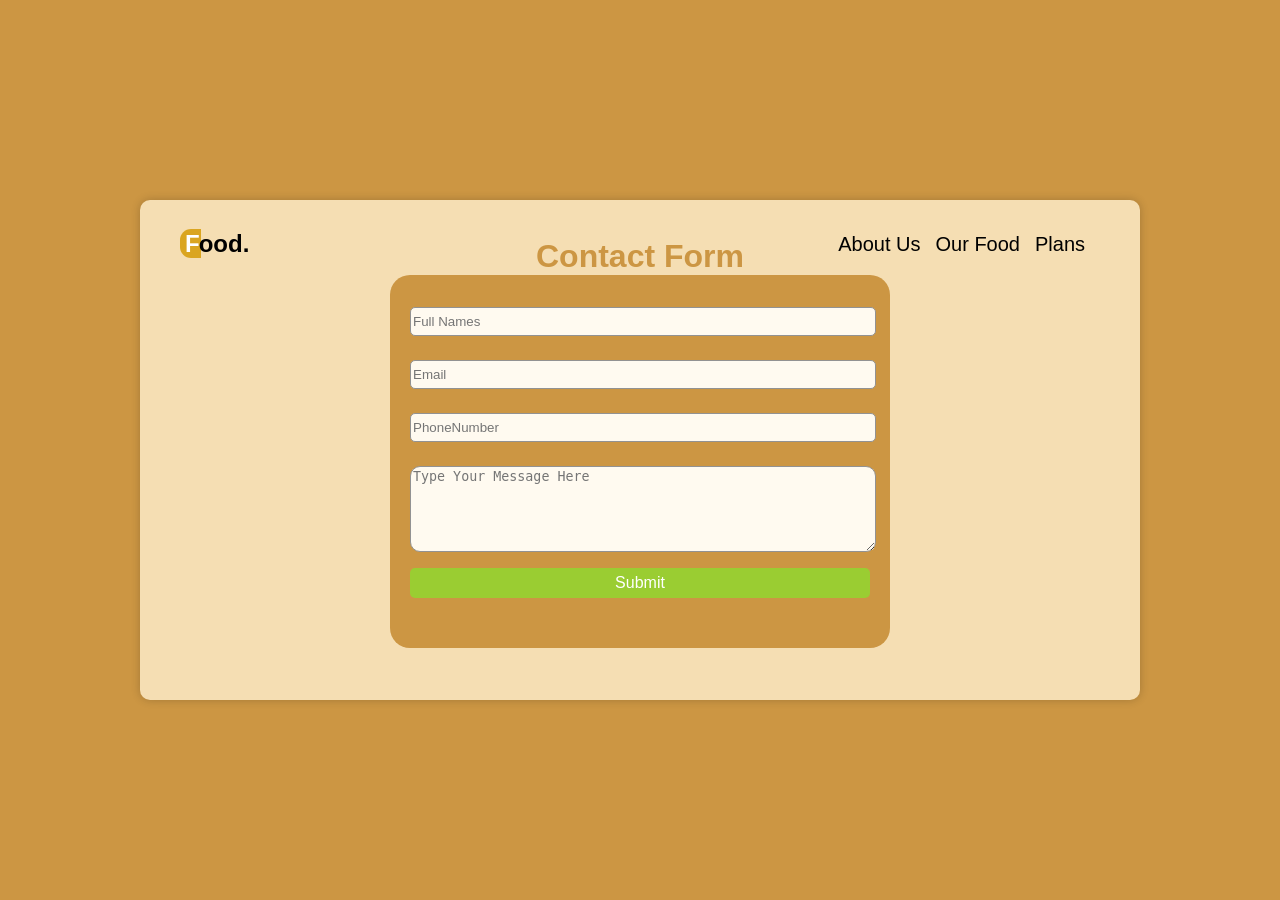
<file: contactus.html>
<!DOCTYPE html>
<html lang="en">
<head>
    <meta charset="UTF-8">
    <meta name="viewport" content="width=device-width, initial-scale=1.0">
    <title>Document</title>
    <link rel="stylesheet" href="/contact-us.css">
</head>
<body>
    <header class="main-page">
            <nav>
                <h3 class="food"><span class="Highlight">F</span>ood.</h3>
                <ul>
                    <li><a href="index.html">About Us</a></li>
                    <li><a href="/our-food.html">Our Food</a></li>
                    <li><a href="/plan.html">Plans</a></li>
                </ul>
            </nav>
        <div class="content">
        <div class="wrap-contact-form">
            <h1 class="Contact">Contact Form</h1>
            <div class="form-login">
            <form>        
            <input type="fullName" placeholder="Full Names"><br>

            <input type="Email" placeholder="Email"><br>

            <input type="tel" placeholder="PhoneNumber"><br>

            <textarea placeholder="Type Your Message Here" id=""></textarea><br>

            <button type="submit">Submit</button>
            </form>
            </div>
        </div>
        </div> 
    </header>
</body>
</html>
</file>
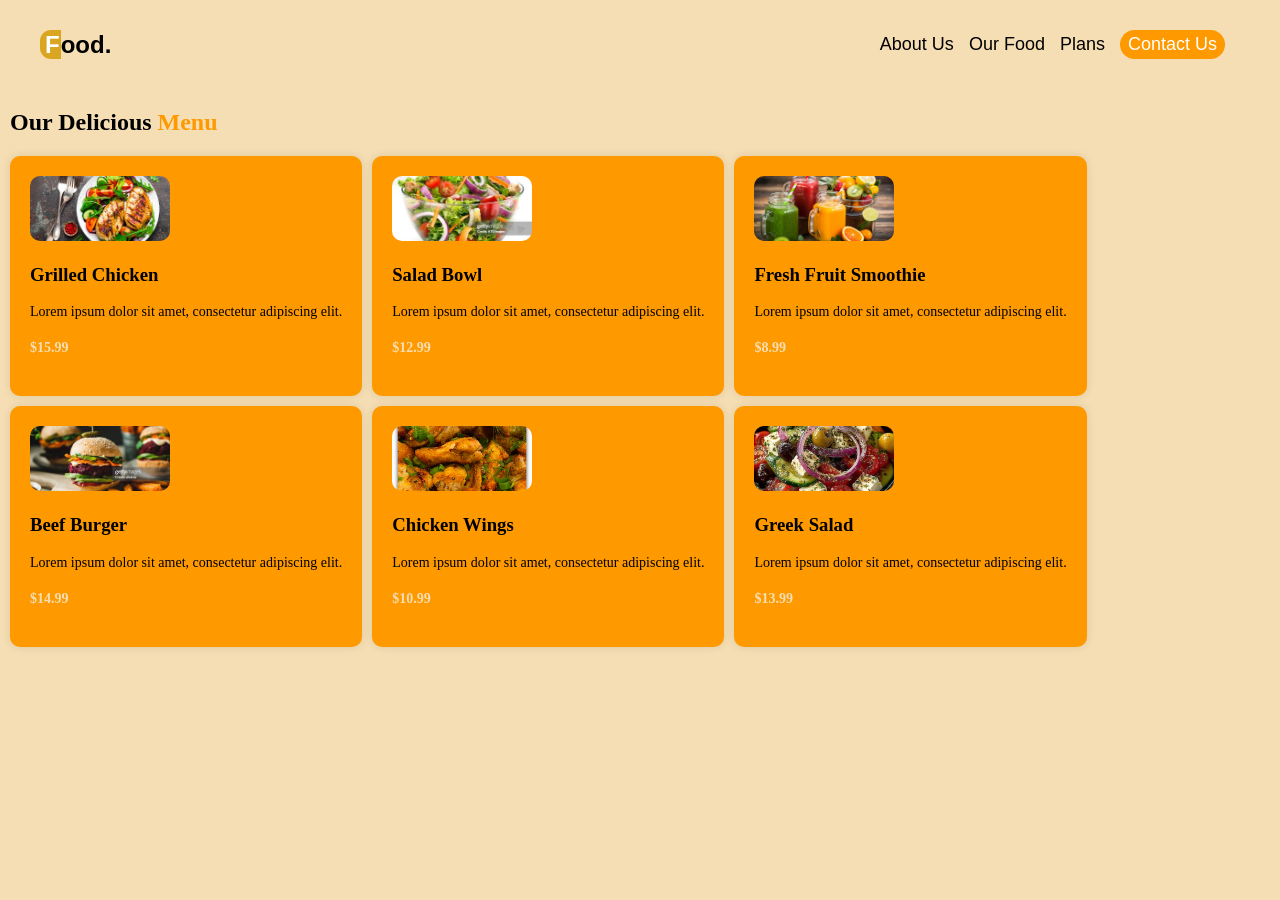
<file: our-food.html>
<!DOCTYPE html>
<html lang="en">
<head>
  <meta charset="UTF-8">
  <meta name="viewport" content="width=device-width, initial-scale=1.0">
  <title>Our Food</title>
  <link rel="stylesheet" href="/our-food.css">
</head>
<body>
  <header class="main-page">
    <nav>
      <h3 class="food"><span class="Highlight">F</span>ood.</h3>
      <ul>
        <li><a href="/index.html">About Us</a></li>
        <li><a href="/our-food.html" class="active">Our Food</a></li>
        <li><a href="/plan.html">Plans</a></li>
        <li><a href="/contactus.html" class="nav-btn" role="button">Contact Us</a></li>
      </ul>
    </nav>
    <div class="content">
      <h2 class="comment">Our Delicious <span style="color: #ff9900;">Menu</span></h2>
      <div class="menu-grid">
        <div class="menu-item">
          <img src="/images/grilled-chicken.jpg" alt="Menu Item 1">
          <h3>Grilled Chicken</h3>
          <p>Lorem ipsum dolor sit amet, consectetur adipiscing elit.</p>
          <p class="price">$15.99</p>
        </div>
        <div class="menu-item">
          <img src="/images/Salad Bowl.jpg" alt="Menu Item 2">
          <h3>Salad Bowl</h3>
          <p>Lorem ipsum dolor sit amet, consectetur adipiscing elit.</p>
          <p class="price">$12.99</p>
        </div>
        <div class="menu-item">
          <img src="/images/smoothie-2.jpg" alt="Menu Item 3">
          <h3>Fresh Fruit Smoothie</h3>
          <p>Lorem ipsum dolor sit amet, consectetur adipiscing elit.</p>
          <p class="price">$8.99</p>
        </div>
        <div class="menu-item">
          <img src="/images/Beef Burger.jpg" alt="Menu Item 4">
          <h3>Beef Burger</h3>
          <p>Lorem ipsum dolor sit amet, consectetur adipiscing elit.</p>
          <p class="price">$14.99</p>
        </div>
        <div class="menu-item">
          <img src="/images/Healthy-Spicy-Chicken-Wings-Recipe.png">
          <h3>Chicken Wings</h3>
          <p>Lorem ipsum dolor sit amet, consectetur adipiscing elit.</p>
          <p class="price">$10.99</p>
        </div>
        <div class="menu-item">
          <img src="/images/Greek Salad.webp" alt="Menu Item 6">
          <h3>Greek Salad</h3>
          <p>Lorem ipsum dolor sit amet, consectetur adipiscing elit.</p>
          <p class="price">$13.99</p>
        </div>
      </div>
    </div>
  </header>
</body>
</html>
</file>
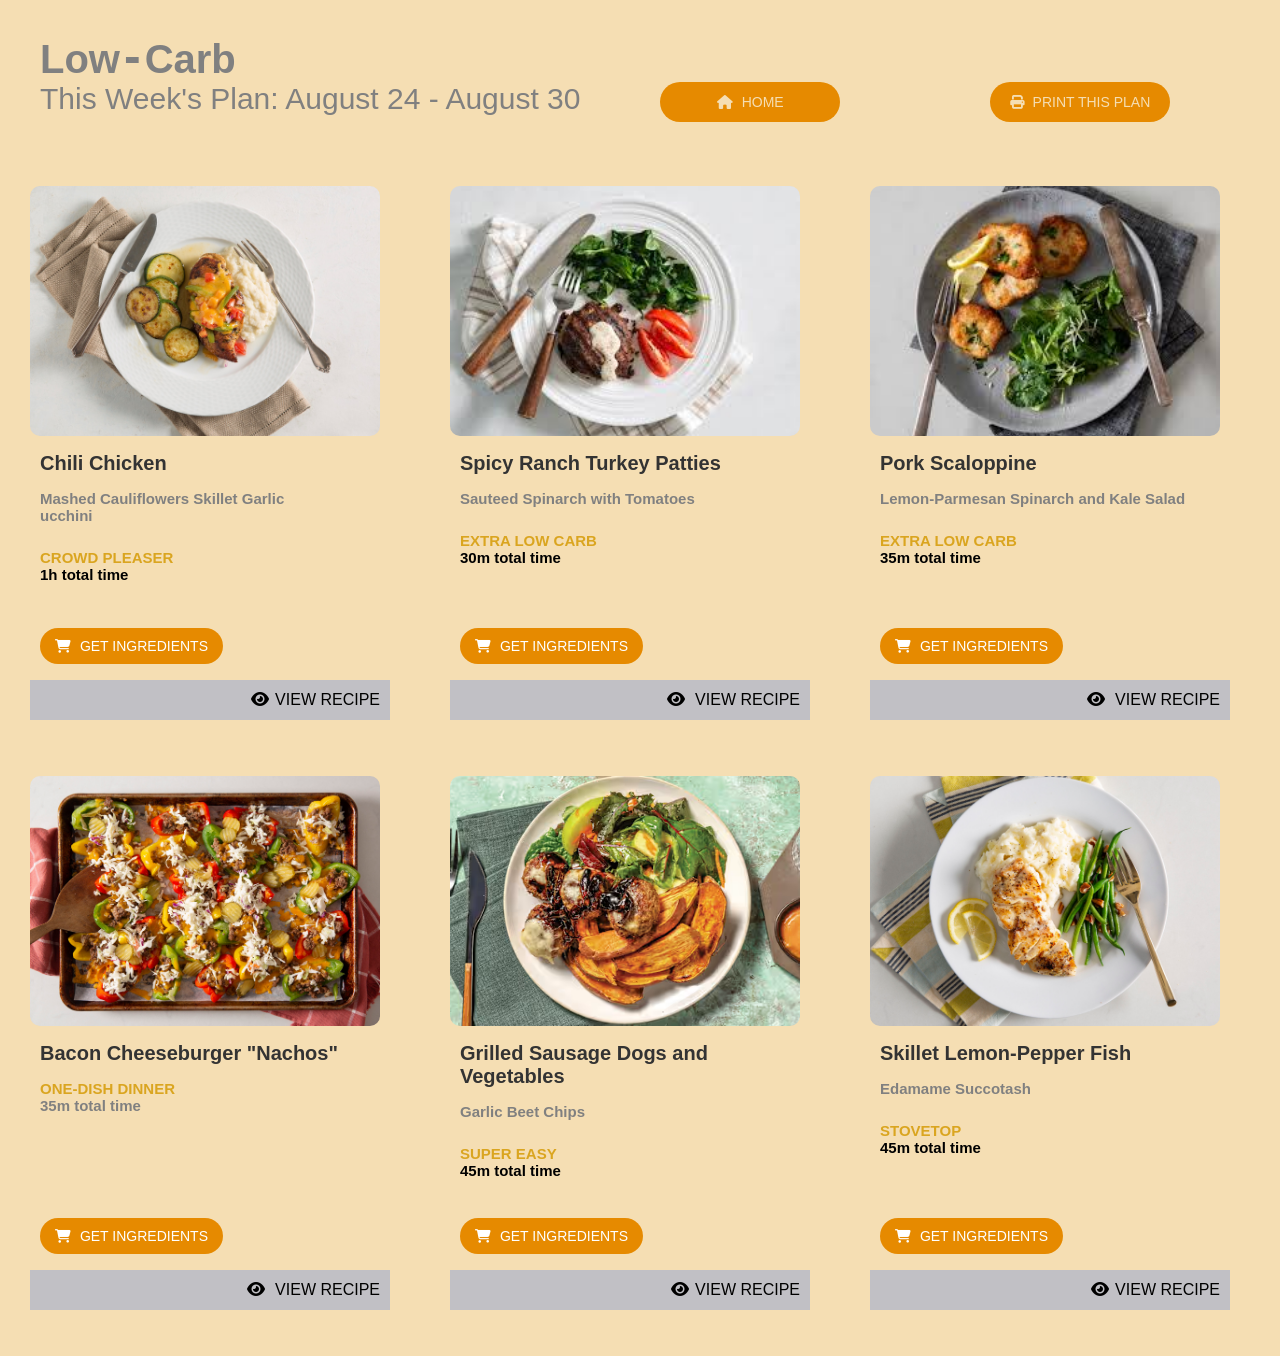
<file: plan.html>
<!DOCTYPE html>
<html lang="en">
<head>
    <meta charset="UTF-8">
    <meta name="viewport" content="width=device-width, initial-scale=1.0">
    <title>Document</title>
    <link rel="stylesheet" href="/plan.css">
    <link rel="stylesheet" href="https://cdnjs.cloudflare.com/ajax/libs/font-awesome/6.5.2/css/all.min.css" />
</head>
<body>
    <h1>Low<span class="hyphen">-</span>Carb</h1>
    <div class="container-1">
    <p class="date">This Week's Plan: August 24 - August 30</p>
    <button class="home-button"><a href="/"><i class="fa-solid fa-house"></i> HOME</a></button>
    <button><i class="fa-solid fa-print"></i> PRINT THIS PLAN</button>
</div>


    <section>
        <div class="box-grid">
            <div class="frame-images">
                <img src="/images/large_chili-chicken-1.jpeg" alt="">
                <div class="content">
                    <h2>Chili Chicken</h2>
                    <p class="paragraph-1">Mashed Cauliflowers Skillet Garlic <br>
                        ucchini
                    </p>
                    <p class="paragraph-2">
                    <span>CROWD PLEASER</span><br>
                    1h total time</p>
                </div>
                <button><i class="fa-solid fa-cart-shopping"></i> GET INGREDIENTS</button>
                <div class="view">
                    <p><i class="fa-solid fa-eye"></i>VIEW RECIPE</p>
                </div>
            </div>

            <div class="frame-images">
                <img src="/images/images=2.jpeg" alt="">
                <div class="content">
                    <h2>Spicy Ranch Turkey Patties</h2>
                    <p class="paragraph-1">Sauteed Spinarch with Tomatoes</p>
                    <p class="paragraph-2"><span>EXTRA LOW CARB</span><br>
                    30m total time</p>
            </div>
                <button><i class="fa-solid fa-cart-shopping"></i> GET INGREDIENTS</button>
                <div class="view">
                    <p><i class="fa-solid fa-eye"></i> VIEW RECIPE</p>
                </div>
            </div>

            <div class="frame-images">
                <img src="/images/images-3.jpeg" alt="">
                <div class="content">
                    <h2>Pork Scaloppine</h2>
                    <p class="paragraph-1">Lemon-Parmesan Spinarch and Kale Salad</p>
                    <p class="paragraph-2"><span>EXTRA LOW CARB</span><br>
                    35m total time</p>
            </div>
                <button><i class="fa-solid fa-cart-shopping"></i> GET INGREDIENTS</button>
                <div class="view">
                    <p><i class="fa-solid fa-eye"></i> VIEW RECIPE</p>
                </div>
            </div>

            <div class="frame-images">
                <img src="/images/large_bacon-cheeseburger-nachos-4.jpg" alt="">
                <div class="content">
                    <h2>Bacon Cheeseburger "Nachos" </h2>
                    <p class="paragraph-1"><span>ONE-DISH DINNER</span><br>
                    35m total time</p>
                </div>
                <button><i class="fa-solid fa-cart-shopping"></i> GET INGREDIENTS</button>
                <div class="view">
                    <p><i class="fa-solid fa-eye"></i> VIEW RECIPE</p>
                </div>
            </div>

            <div class="frame-images">
                <img src="/images/cheesy-beef-rissoles-potato-5.avif" alt="">
                <div class="content">
                    <h2>Grilled Sausage Dogs and<br> Vegetables</h2>
                    <p class="paragraph-1">Garlic Beet Chips</p>
                    <p class="paragraph-2">
                    <span>SUPER EASY</span><br>45m total time</p>
                    </p>
                </div>
                <button><i class="fa-solid fa-cart-shopping"></i> GET INGREDIENTS</button>
                <div class="view">
                    <p><i class="fa-solid fa-eye"></i>VIEW RECIPE</p>
                </div>
            </div>

            <div class="frame-images">
                <img src="/images/large_skillet-lemon-pepper-fish-6.jpg" alt="">
                <div class="content">
                    <h2>Skillet Lemon-Pepper Fish</h2>
                    <p class="paragraph-1">Edamame Succotash</p>
                    <p class="paragraph-2">
                    <span>STOVETOP</span><br>45m total time</p>
                    </p>
                </div>
                <button><i class="fa-solid fa-cart-shopping"></i> GET INGREDIENTS</button>
                <div class="view">
                <p><i class="fa-solid fa-eye"></i>VIEW RECIPE</p>
                </div>
            </div>
        </div>
    </section>
  
</body>
</html>
</file>
<file: contact-us.css>
body {
  margin: 0;
  padding: 0;
  background-color: rgb(204,150,67);
}

.main-page{
    width: 1000px;
    height: 500px;
    /* background-color: #fff; */
    background-color: wheat;
    border-radius: 10px;
    box-shadow: 0 0 10px rgba(0, 0, 0, 0.2);
    margin: auto;
    position: absolute;
    top: 0;
    left: 0;
    right: 0;
    bottom: 0;
}

nav {
  display: flex;
  justify-content: space-between;
  align-items: center;
  padding: 30px 40px;
  background-color: transparent;
}

.Highlight{
  font-family: Arial, Helvetica, sans-serif;
  color: white;
  background-color: goldenrod;
  padding: 1px 1px 1px 5px; 
  border-radius: 11px 0 0 11px;
  margin-right: -2px;

}

.food {
  margin: 0;
  font-size: 1.5rem;
  font-family: Arial, Helvetica, sans-serif;
  color: black;
  font-weight: bolder;
}


ul {
  list-style: none;
  display: flex;
  align-items: center;
  margin: 0;
  padding: 0;
}

li {
  margin-right: 15px;
}

a {
  font-size: 20px;
  font-family: Helvetica, sans-serif;
  text-decoration: none;
  color: black;
}

button {
  background-color: goldenrod;
  color: wheat;
  font-size: medium;
  border: none;
  padding: 5px 10px;
  border-radius: 50px;
  cursor: pointer;
}

.wrap-contact-form {
  width: 50%;
  text-align: left;
  margin: auto;
  margin-top: -30px;
  font-size: 16px;
  font-family: 'Gill Sans', 'Gill Sans MT', Calibri, 'Trebuchet MS', sans-serif;
}

.Contact{
  width: fit-content;
  margin: auto;
  color: rgb(204,150,67);
  font-family: Helvetica, sans-serif;
  margin-top: -50px;
}

.form-login{
  background-color: rgb(204,150,67);
  padding: 20px;
  border-radius: 20px;
  color: teal;
  padding-bottom: 50px;

}


input{
    width: 100%;
    height: 25px;
    margin: 12px 0;
    border: 1px solid #929292;
    border-radius: 5px;
    background-color: floralwhite;
}

textarea{
    width: 100%;
    height: 80px;
    margin: 12px 0;
    border: 1px solid #929292;
    border-radius: 10px;
    background-color: floralwhite;
}


button{
    display : block;
    background-color: yellowgreen;
    color: white;
    font-size: 16px;
    padding: 6px;
    width: 100%;
    border-radius: 5px;
}
</file>
<file: our-food.css>
body{
    margin: 0;
    padding: 0;
    background-color: wheat;
}


nav {
  display: flex;
  justify-content: space-between;
  align-items: center;
  padding: 30px 40px;
  background-color: transparent;
}

.nav-btn {
  background-color: #ff9900;
  color: #fff;
  padding: 4px 8px;
  border: none;
  border-radius: 50px;
  cursor: pointer;
  text-decoration: none;
  display: inline-block;
}


.content {
  display: flex;
  justify-content: space-between;
  margin-left: 10px;
  margin-right: 50px;
  flex-wrap: wrap;
}


.Highlight{
  font-family: Arial, Helvetica, sans-serif;
  color: white;
  background-color: goldenrod;
  padding: 1px 1px 1px 5px; 
  border-radius: 11px 0 0 11px;
}

.food {
  margin: 0;
  font-size: 1.5rem;
  font-family: Arial, Helvetica, sans-serif;
  color: black;
  font-weight: bolder;
}


ul {
  list-style: none;
  display: flex;
  align-items: center;
  margin: 0;
  padding: 0;
}

li {
  margin-right: 15px;
}

a {
  font-size: 18px;
  font-family: Helvetica, sans-serif;
  text-decoration: none;
  color: black;
}


a.nav-btn {
  cursor: pointer;
}

a.nav-btn:hover {
  background-color: #daa520;
  color: #fff;
}

.menu-grid {
  display: grid;
  grid-template-columns: repeat(3, 1fr);
  gap: 10px;
  max-width: 100%;
  margin-bottom: 10px;
}


.menu-item {
    background-color: #ff9900;
    padding: 20px;
    border-radius: 10px;
    box-shadow: 0 0 10px rgba(0, 0, 0, 0.1);
}

.menu-item img {
    width: 140px;
    height: 65px;
    object-fit: cover;
    border-radius: 10px;
}


.menu-item p {
    font-size: 14px;
    margin-bottom: 20px;
}

.price {
    font-weight: 800;
    font-size: 72px;
    color: wheat;
}
</file>
<file: plan.css>
body{
    margin: 0;
    padding: 0;
    background-color: wheat;
}

h1{
  font-family: 'Lucida Sans', 'Lucida Sans Regular', 'Lucida Grande', 'Lucida Sans Unicode', Geneva, Verdana, sans-serif;
  font-size: 40px;
  color: gray;
  padding-left: 40px;
}

.hyphen {
  color: gray;
  margin-left: 4px;
  margin-right: 4px;
  position: relative;
  font-size: 50px;

}


.container-1{
  display: flex;
  justify-content: space-between;
  padding-right: 40px;
  padding-left: 40px;
  margin-top: -60px;
}


.date{
  font-size: 30px;
  font-family: Helvetica, sans-serif;
  color: gray;
}


.home-button {
  top: 10px;
  left: 10px;
  background-color: #e68a00;
  color: wheat;
  border: none;
  cursor: pointer;
  padding: 10px 20px;
  font-size: 16px;
  border-radius: 5px;
}

.home-button a {
  text-decoration: none;
  color: wheat;
}

.home-button:hover {
  background-color: #ff9900;
}


.container-1 button {
  right: 0;
  top: 50%;
  background-color: #e68a00;
  color: wheat;
  border: none;
  cursor: pointer;
  width: 180px;
  height: 40px;
  font-size: 14px;
  font-weight: 300px;
  border-radius: 30px;
  margin-right: 70px;
  margin-top: 30px;
}

button i {
  margin-right: 5px;
}


.container-1 button:hover {
  background-color: #e68a00;
}


.box-grid {
  display: grid;
  grid-template-columns: repeat(3, 1fr);
  margin-top: 10px;
  padding: 20px;
  gap: 20px;
}


.frame-images {
  display: flex;
  flex-direction: column;
  height: 550px; 
  width: 350px; 
  justify-content: space-between;
  border-radius: 10px 10px 0px 0px;
  margin: 10px;
  box-sizing: border-box;
}


.frame-images img {
  height: 250px;
  width: 100%; 
  border-radius: 10px 10px;
  object-fit: cover;
}


.frame-images .content {
  padding-left: 10px;
  padding-bottom: 7px;
  flex-grow: 1;
}

h2 {
  font-size: 20px;
  font-weight: bold;
  font-family: Helvetica, sans-serif;
  color: #333;
  margin-bottom: 10px;
}



.paragraph-1{
    font-size: 15px;
    font-weight: 600;
    padding-bottom: 10px;
    color: grey;
    font-family: Helvetica, sans-serif;
}

.paragraph-2{
    font-size: 15px;
    font-weight: 600;
    padding-bottom: 10px;
    font-family: Helvetica, sans-serif;
}

span{
  color: goldenrod;
  font-size: 15px;
  font-weight: 800;
  font-family: Helvetica, sans-serif;
}


.frame-images button {
  background-color: #e68a00;
  color: #fff;
  border: none;
  cursor: pointer;
  padding-block: 10px; /* Adjusted padding */
  width: fit-content;
  font-size: 14px;
  font-family: Arial;
  border-radius: 100px;
  padding-inline: 15px;
  margin-left: 10px;
  margin-right: 30px;
}


.frame-images button i {
  margin-right: 5px;
}


.view p {
  height: 40px;
  width: 100%; 
  font-family: Helvetica, sans-serif;
  font-weight: 400;
  background-color: #c1c0c5;
  text-align: right;
  padding-right: 10px;
  line-height: 40px;
}


.view p i{
  margin-right: 6px;
}
</file>
